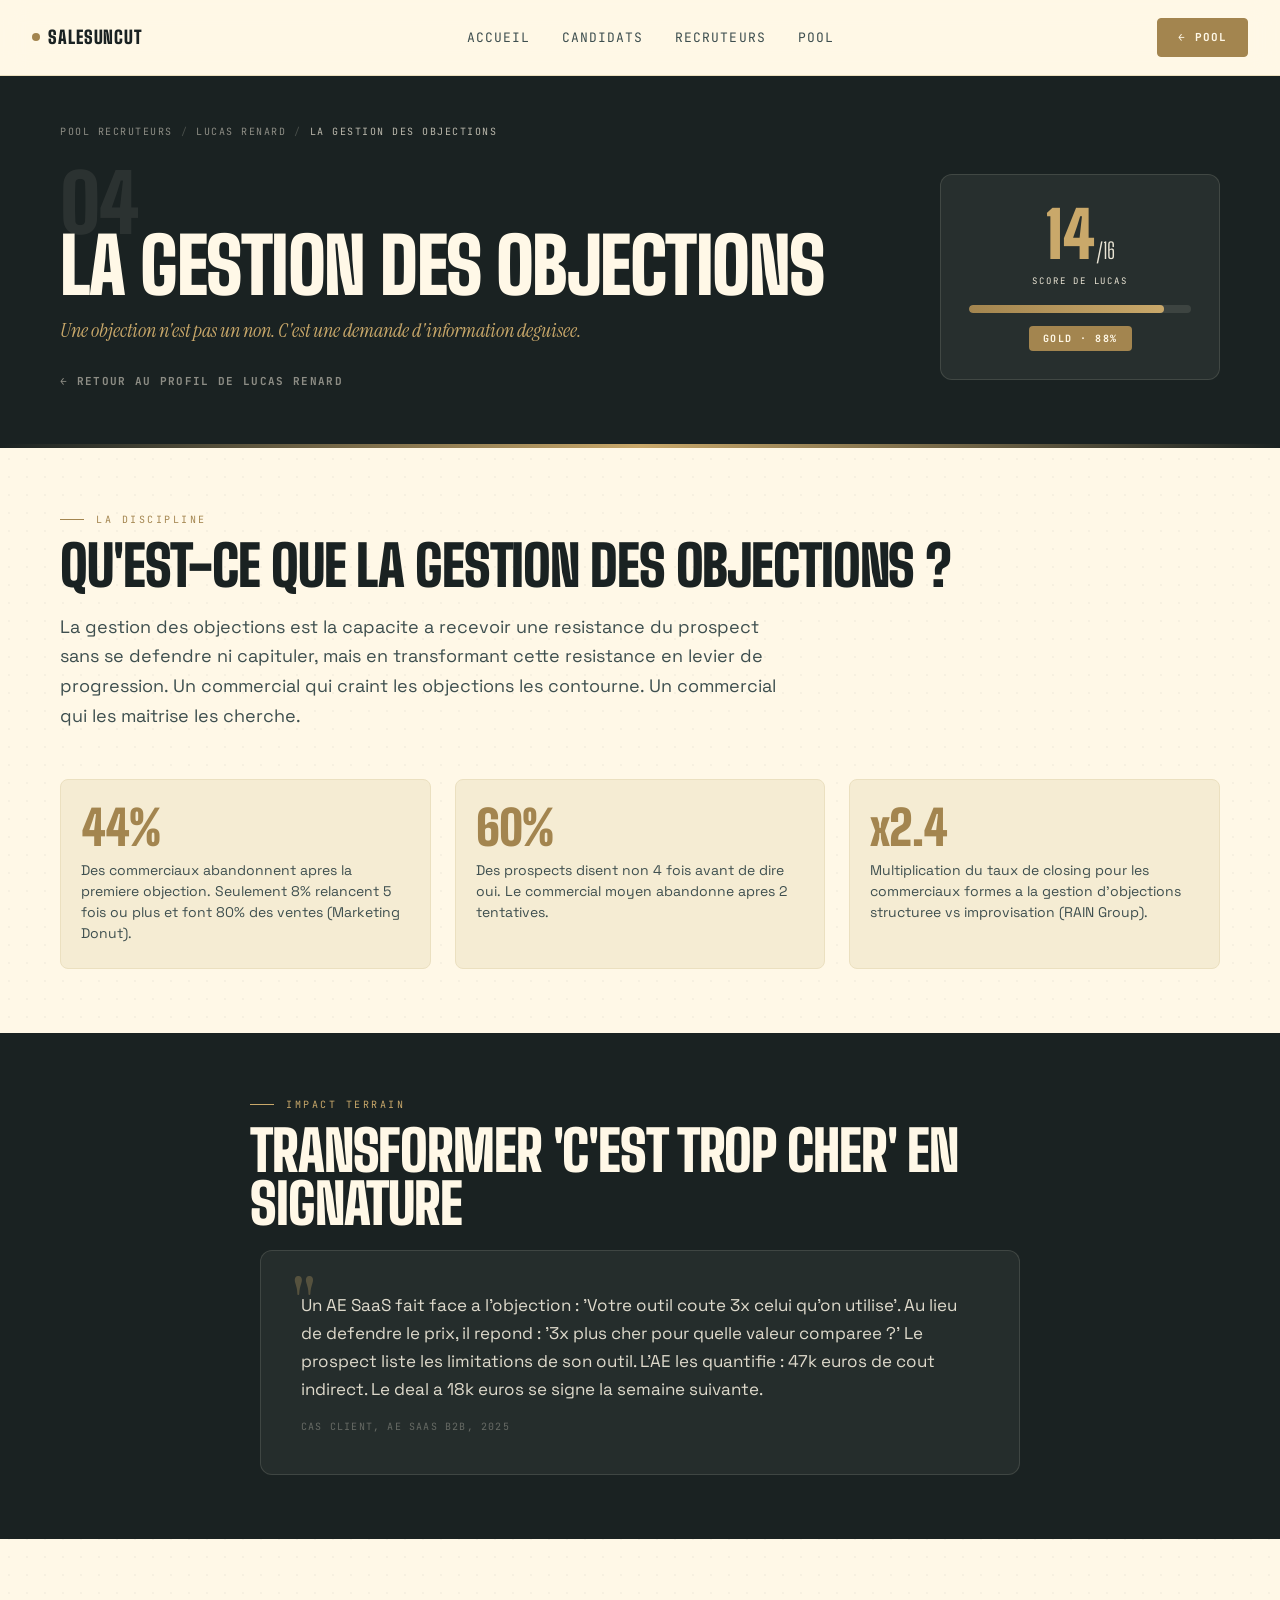
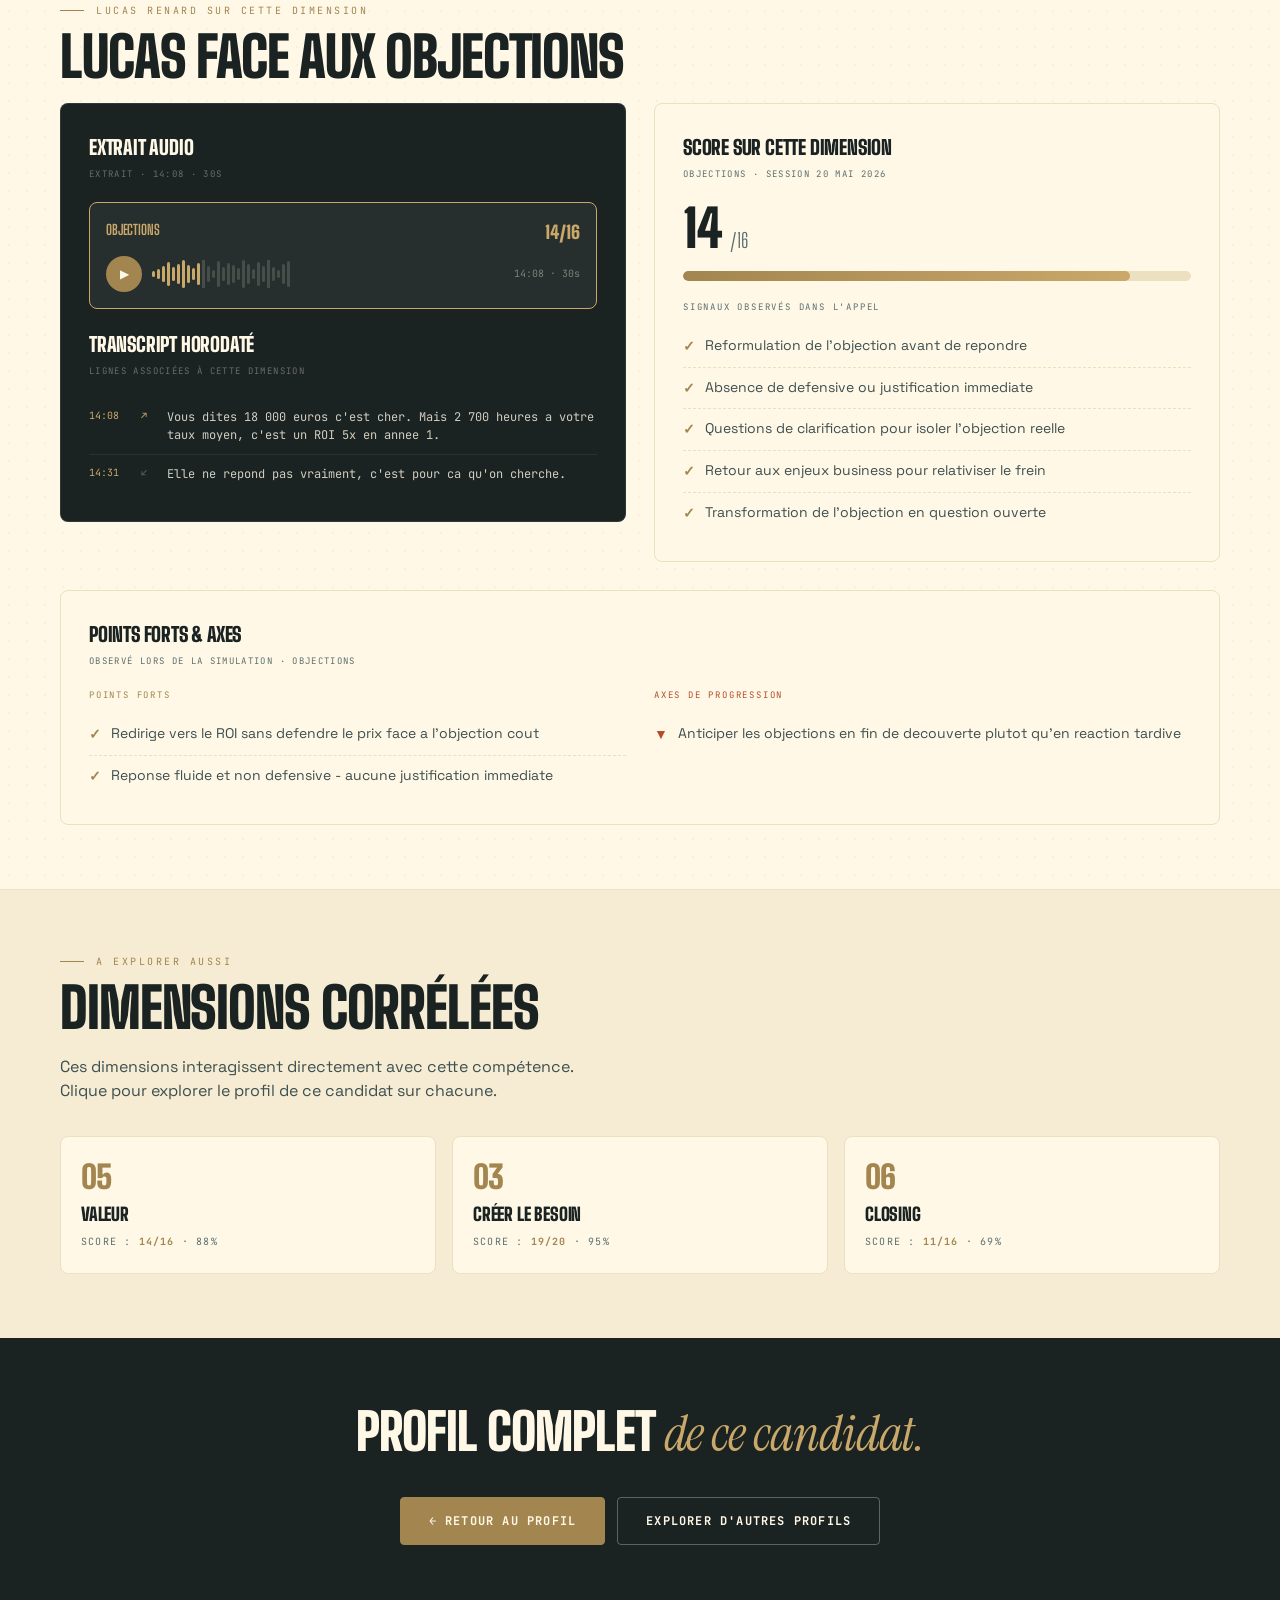
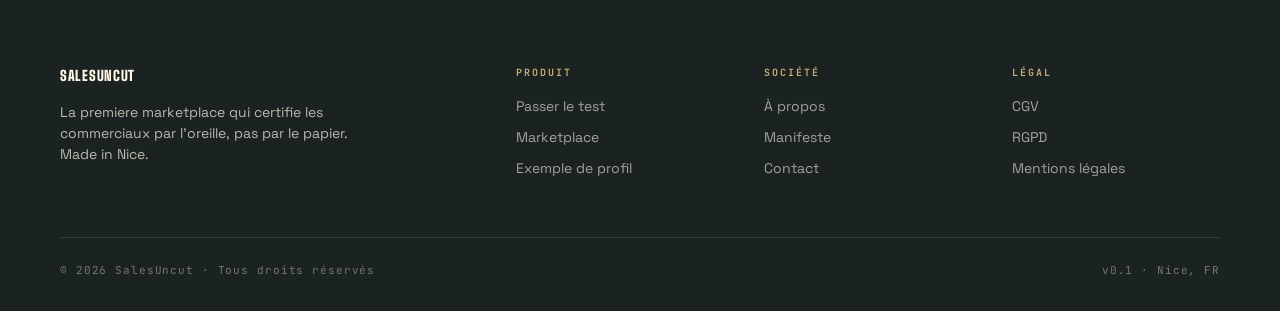
<file: dimension.html>
<!DOCTYPE html>
<html lang="fr">
<head>
  <meta charset="UTF-8">
  <meta name="viewport" content="width=device-width, initial-scale=1">
  <title>SalesUncut — Dimension</title>
  <link rel="stylesheet" href="style.css">
  <style>
    .dim-hero{background:var(--ink);color:var(--cream);padding:48px 0 56px;position:relative;overflow:hidden;}
    .dim-hero::after{content:'';position:absolute;bottom:0;left:0;right:0;height:4px;background:linear-gradient(90deg,transparent,var(--gold) 50%,transparent);}
    .dim-breadcrumb{font-family:var(--font-mono);font-size:10px;letter-spacing:.15em;text-transform:uppercase;color:rgba(255,248,231,.4);margin-bottom:24px;display:flex;align-items:center;gap:8px;flex-wrap:wrap;}
    .dim-breadcrumb a{color:rgba(255,248,231,.5);text-decoration:none;transition:color .2s;}
    .dim-breadcrumb a:hover{color:var(--gold);}
    .dim-breadcrumb span{color:rgba(255,248,231,.2);}
    .dim-hero-grid{display:grid;grid-template-columns:1fr 280px;gap:48px;align-items:center;}
    .dim-num{font-family:var(--font-display);font-weight:900;font-size:80px;color:rgba(255,248,231,.08);line-height:1;letter-spacing:-.04em;margin-bottom:-12px;}
    .dim-title{font-family:var(--font-display);font-weight:900;font-size:clamp(48px,6vw,80px);text-transform:uppercase;letter-spacing:-.02em;line-height:.9;color:var(--cream);margin-bottom:16px;}
    .dim-subtitle{font-family:var(--font-serif);font-style:italic;font-size:20px;color:var(--gold);line-height:1.4;margin-bottom:24px;}
    .dim-candidate-link{display:inline-flex;align-items:center;gap:8px;font-family:var(--font-mono);font-size:11px;font-weight:700;letter-spacing:.12em;text-transform:uppercase;color:rgba(255,248,231,.5);text-decoration:none;transition:color .2s;}
    .dim-candidate-link:hover{color:var(--gold);}
    .dim-score-card{background:rgba(255,248,231,.06);border:1.5px solid rgba(255,248,231,.12);border-radius:12px;padding:28px;text-align:center;}
    .dim-score-big{font-family:var(--font-display);font-weight:900;font-size:64px;line-height:1;color:var(--gold);letter-spacing:-.02em;white-space:nowrap;display:flex;align-items:baseline;justify-content:center;gap:2px;}
    .dim-score-max{font-size:22px;color:rgba(255,248,231,.9);font-weight:400;letter-spacing:0;}
    .dim-score-lbl{font-family:var(--font-mono);font-size:9px;letter-spacing:.2em;text-transform:uppercase;color:rgba(255,248,231,.9);margin:8px 0 16px;}
    .dim-score-bar-wrap{background:rgba(255,248,231,.1);border-radius:4px;height:8px;overflow:hidden;margin-bottom:12px;}
    .dim-score-bar-fill{height:100%;background:linear-gradient(90deg,var(--gold-deep),var(--gold));border-radius:4px;}
    .dim-level-badge{display:inline-block;font-family:var(--font-mono);font-size:10px;font-weight:700;letter-spacing:.15em;text-transform:uppercase;padding:5px 14px;border-radius:4px;background:var(--gold-deep);color:var(--cream);}
    .dim-section{padding:64px 0;}
    .dim-section-dark{background:var(--ink);color:var(--cream);}
    .dim-section-cream{background:var(--cream-2);border-top:1px solid var(--cream-3);}
    .dim-section-eyebrow{font-family:var(--font-mono);font-size:10px;letter-spacing:.25em;text-transform:uppercase;color:var(--gold-deep);margin-bottom:12px;display:flex;align-items:center;gap:12px;}
    .dim-section-eyebrow::before{content:'';width:24px;height:1px;background:var(--gold-deep);}
    .dim-section-dark .dim-section-eyebrow{color:var(--gold);}
    .dim-section-dark .dim-section-eyebrow::before{background:var(--gold);}
    .dim-section-h2{font-family:var(--font-display);font-weight:900;font-size:clamp(36px,4.5vw,56px);text-transform:uppercase;letter-spacing:-.02em;color:var(--ink);line-height:.95;margin-bottom:20px;}
    .dim-section-dark .dim-section-h2{color:var(--cream);}
    .dim-definition{font-size:18px;color:var(--teal-2);line-height:1.65;max-width:720px;margin-bottom:48px;}
    .dim-section-dark .dim-definition{color:rgba(255,248,231,.75);}
    .dim-stats-row{display:grid;grid-template-columns:repeat(3,1fr);gap:24px;}
    .dim-stat-box{background:var(--cream-2);border:1.5px solid var(--cream-3);border-radius:8px;padding:24px 20px;}
    .dim-stat-num{font-family:var(--font-display);font-weight:900;font-size:48px;color:var(--gold-deep);line-height:1;letter-spacing:-.02em;margin-bottom:8px;}
    .dim-stat-lbl{font-size:14px;color:var(--teal-2);line-height:1.5;}
    .dim-exemple-card{background:rgba(255,248,231,.05);border:1.5px solid rgba(255,248,231,.12);border-radius:12px;padding:40px;max-width:760px;margin:0 auto;position:relative;}
    .dim-exemple-card::before{content:'"';position:absolute;top:16px;left:28px;font-family:var(--font-serif);font-size:80px;color:var(--gold);opacity:.3;line-height:1;}
    .dim-exemple-titre{font-family:var(--font-display);font-weight:900;font-size:22px;text-transform:uppercase;letter-spacing:-.01em;color:var(--gold);margin-bottom:16px;}
    .dim-exemple-texte{font-size:17px;color:rgba(255,248,231,.85);line-height:1.65;margin-bottom:16px;}
    .dim-exemple-source{font-family:var(--font-mono);font-size:10px;letter-spacing:.12em;text-transform:uppercase;color:rgba(255,248,231,.3);}
    .dim-candidate-grid{display:grid;grid-template-columns:1fr 1fr;gap:28px;align-items:start;}
    .dim-panel{background:var(--cream);border:1.5px solid var(--cream-3);border-radius:8px;padding:28px;}
    .dim-panel-dark{background:var(--ink);border-color:rgba(255,248,231,.1);}
    .dim-panel-title{font-family:var(--font-display);font-weight:900;font-size:20px;text-transform:uppercase;letter-spacing:-.01em;color:var(--ink);margin-bottom:6px;}
    .dim-panel-dark .dim-panel-title{color:var(--cream);}
    .dim-panel-sub{font-family:var(--font-mono);font-size:9px;letter-spacing:.15em;text-transform:uppercase;color:var(--teal-3);margin-bottom:20px;}
    .dim-panel-dark .dim-panel-sub{color:rgba(255,248,231,.35);}
    .dim-audio-card{background:rgba(255,248,231,.06);border:1.5px solid var(--gold);border-radius:8px;padding:16px;margin-bottom:16px;}
    .dim-audio-header{display:flex;justify-content:space-between;align-items:flex-start;margin-bottom:10px;}
    .dim-audio-label{font-family:var(--font-display);font-weight:700;font-size:14px;text-transform:uppercase;letter-spacing:-.01em;color:var(--gold);}
    .dim-audio-score{font-family:var(--font-display);font-weight:900;font-size:18px;color:var(--gold);}
    .dim-audio-player{display:flex;align-items:center;gap:10px;}
    .dim-play-btn{width:36px;height:36px;border-radius:50%;background:var(--gold-deep);color:var(--cream);border:none;cursor:pointer;font-size:12px;display:flex;align-items:center;justify-content:center;flex-shrink:0;transition:all .2s;}
    .dim-play-btn:hover:not(:disabled){background:var(--gold-glow);transform:scale(1.08);}
    .dim-play-btn:disabled{opacity:.35;cursor:default;font-size:8px;}
    .dim-waveform{flex:1;display:flex;align-items:center;gap:2px;height:28px;overflow:hidden;}
    .dim-waveform-bar{flex-shrink:0;width:3px;border-radius:2px;background:rgba(255,248,231,.15);}
    .dim-waveform-bar.active{background:var(--gold);}
    .dim-audio-ts{font-family:var(--font-mono);font-size:10px;color:rgba(255,248,231,.4);white-space:nowrap;}
    .dim-tr-grid{display:grid;grid-template-columns:44px 18px 1fr;gap:8px;align-items:start;padding:10px 0;border-bottom:1px solid rgba(255,248,231,.07);}
    .dim-tr-grid:last-child{border-bottom:none;}
    .dim-tr-ts{font-family:var(--font-mono);font-size:10px;color:var(--gold);}
    .dim-tr-who{font-family:var(--font-mono);font-size:10px;color:rgba(255,248,231,.3);}
    .dim-tr-who.cand{color:var(--gold);}
    .dim-tr-text{font-family:var(--font-mono);font-size:12px;line-height:1.5;color:rgba(255,248,231,.8);}
    .dim-tr-empty{text-align:center;padding:24px;font-family:var(--font-mono);font-size:10px;letter-spacing:.15em;text-transform:uppercase;color:rgba(255,248,231,.25);}
    .dim-score-row{display:flex;align-items:baseline;gap:8px;margin-bottom:16px;}
    .dim-score-big2{font-family:var(--font-display);font-weight:900;font-size:52px;color:var(--ink);line-height:1;letter-spacing:-.02em;}
    .dim-score-max2{font-family:var(--font-display);font-size:20px;color:var(--teal-3);font-weight:400;}
    .dim-score-track{height:10px;background:var(--cream-3);border-radius:5px;overflow:hidden;margin-bottom:20px;}
    .dim-score-track-fill{height:100%;background:linear-gradient(90deg,var(--gold-deep),var(--gold));border-radius:5px;}
    .dim-signals-title{font-family:var(--font-mono);font-size:9px;letter-spacing:.2em;text-transform:uppercase;color:var(--teal-3);margin-bottom:12px;margin-top:4px;}
    .dim-signal{display:flex;align-items:flex-start;gap:10px;padding:10px 0;border-bottom:1px dashed var(--cream-3);font-size:14px;color:var(--teal-2);line-height:1.4;}
    .dim-signal:last-child{border-bottom:none;}
    .dim-signal-tick{color:var(--gold-deep);font-weight:700;flex-shrink:0;margin-top:1px;}
    .dim-weak{display:flex;align-items:flex-start;gap:10px;padding:10px 0;border-bottom:1px dashed var(--cream-3);font-size:14px;color:var(--teal-2);line-height:1.4;}
    .dim-weak:last-child{border-bottom:none;}
    .dim-weak-arrow{color:var(--rust);font-weight:700;flex-shrink:0;margin-top:1px;}
    .sw-panel-fullwidth{margin-top:28px;background:var(--cream);border:1.5px solid var(--cream-3);border-radius:8px;padding:28px;}
    .sw-two-col{display:grid;grid-template-columns:1fr 1fr;gap:28px;}
    .sw-col-title{font-family:var(--font-mono);font-size:9px;letter-spacing:.2em;text-transform:uppercase;margin-bottom:12px;}
    .sw-col-title.strengths{color:var(--gold-deep);}
    .sw-col-title.weaknesses{color:var(--rust);}
    .dim-corr-grid{display:grid;grid-template-columns:repeat(3,1fr);gap:16px;}
    .dim-corr-card{background:var(--cream);border:1.5px solid var(--cream-3);border-radius:8px;padding:24px 20px;text-decoration:none;color:var(--ink);transition:all .25s;display:block;}
    .dim-corr-card:hover{border-color:var(--gold);transform:translateY(-3px);box-shadow:0 8px 24px rgba(201,168,106,.12);}
    .dim-corr-num{font-family:var(--font-display);font-weight:900;font-size:32px;color:var(--gold-deep);line-height:1;margin-bottom:8px;letter-spacing:-.02em;}
    .dim-corr-label{font-family:var(--font-display);font-weight:900;font-size:18px;text-transform:uppercase;letter-spacing:-.01em;margin-bottom:6px;}
    .dim-corr-score{font-family:var(--font-mono);font-size:10px;letter-spacing:.12em;text-transform:uppercase;color:var(--teal-3);}
    .dim-corr-score strong{color:var(--gold-deep);}
    .dim-back{background:var(--ink);color:var(--cream);padding:56px 0;text-align:center;}
    .dim-back h2{font-family:var(--font-display);font-weight:900;font-size:clamp(36px,4vw,52px);text-transform:uppercase;letter-spacing:-.02em;color:var(--cream);margin-bottom:24px;}
    .dim-back h2 .accent{color:var(--gold);font-family:var(--font-serif);font-style:italic;text-transform:none;font-weight:400;}
    .dim-back-btns{display:flex;gap:12px;justify-content:center;flex-wrap:wrap;}
    .mini-player-sticky{position:fixed;bottom:24px;right:24px;background:var(--ink);border:1.5px solid var(--gold);border-radius:10px;padding:14px 16px;display:flex;align-items:center;gap:14px;z-index:200;min-width:260px;max-width:340px;box-shadow:0 8px 32px -8px rgba(26,34,34,.65);animation:mpSlideUp .3s cubic-bezier(.22,1,.36,1);}
    @keyframes mpSlideUp{from{transform:translateY(20px);opacity:0}to{transform:translateY(0);opacity:1}}
    .mp-info{flex:1;min-width:0;}
    .mp-name{font-family:var(--font-display);font-weight:900;font-size:13px;text-transform:uppercase;letter-spacing:-.01em;color:var(--cream);white-space:nowrap;overflow:hidden;text-overflow:ellipsis;}
    .mp-dim{font-family:var(--font-mono);font-size:9px;letter-spacing:.1em;text-transform:uppercase;color:var(--gold);margin-top:2px;}
    .mp-bar-wrap{display:flex;align-items:center;gap:6px;margin-top:6px;}
    .mp-bar{flex:1;height:3px;background:rgba(255,248,231,.15);border-radius:2px;overflow:hidden;}
    .mp-fill{height:100%;background:var(--gold-deep);border-radius:2px;width:0;transition:width .5s linear;}
    .mp-time{font-family:var(--font-mono);font-size:9px;color:rgba(255,248,231,.4);white-space:nowrap;}
    .mp-controls{display:flex;gap:4px;flex-shrink:0;}
    .mp-btn{width:28px;height:28px;border-radius:50%;border:none;cursor:pointer;background:rgba(255,248,231,.1);color:var(--cream);font-size:11px;display:flex;align-items:center;justify-content:center;transition:background .2s;}
    .mp-btn:hover{background:rgba(255,248,231,.2);}
    @media(max-width:900px){.dim-hero-grid{grid-template-columns:1fr;gap:32px;}.dim-score-card{max-width:280px;}.dim-stats-row{grid-template-columns:1fr;gap:14px;}.dim-candidate-grid{grid-template-columns:1fr;}.dim-corr-grid{grid-template-columns:1fr 1fr;gap:12px;}.dim-section{padding:48px 0;}.dim-stat-num{font-size:36px;}.sw-two-col{grid-template-columns:1fr;}}
    @media(max-width:560px){.dim-corr-grid{grid-template-columns:1fr;}.dim-score-big{font-size:52px;}.mini-player-sticky{bottom:12px;right:12px;left:12px;min-width:0;max-width:none;}}
  </style>
</head>
<body class="page-enter">
  <nav class="nav" id="main-nav">
    <a class="nav-logo" href="index.html"><span class="dot"></span>SalesUncut</a>
    <div class="nav-links"><a href="index.html">Accueil</a><a href="candidat.html">Candidats</a><a href="marketplace.html">Recruteurs</a><a href="marketplace.html">Pool</a></div>
    <a href="marketplace.html" class="btn sm gold">← Pool</a>
  </nav>
  <div class="dim-hero"><div class="container">
    <div class="dim-breadcrumb" id="breadcrumb"></div>
    <div class="dim-hero-grid">
      <div><div class="dim-num" id="dim-num"></div><h1 class="dim-title" id="dim-title"></h1><p class="dim-subtitle" id="dim-subtitle"></p><a class="dim-candidate-link" id="dim-back-link" href="#">&#8592; Retour au profil complet</a></div>
      <div class="dim-score-card" id="dim-score-card"></div>
    </div>
  </div></div>
  <section class="dim-section"><div class="container">
    <div class="dim-section-eyebrow">La discipline</div>
    <h2 class="dim-section-h2" id="def-h2"></h2>
    <p class="dim-definition" id="dim-definition"></p>
    <div class="dim-stats-row" id="dim-stats"></div>
  </div></section>
  <section class="dim-section dim-section-dark"><div class="container" style="max-width:860px">
    <div class="dim-section-eyebrow">Impact terrain</div>
    <h2 class="dim-section-h2" id="ex-titre"></h2>
    <div class="dim-exemple-card"><p class="dim-exemple-texte" id="ex-texte"></p><div class="dim-exemple-source" id="ex-source"></div></div>
  </div></section>
  <section class="dim-section"><div class="container">
    <div class="dim-section-eyebrow" id="cand-eyebrow">Sur cette dimension</div>
    <h2 class="dim-section-h2" id="cand-h2"></h2>
    <div class="dim-candidate-grid">
      <div class="dim-panel dim-panel-dark">
        <div class="dim-panel-title">Extrait audio</div>
        <div class="dim-panel-sub" id="audio-sub"></div>
        <div class="dim-audio-card" id="dim-audio-card"></div>
        <div style="margin-top:20px"><div class="dim-panel-title">Transcript horodaté</div><div class="dim-panel-sub">Lignes associées à cette dimension</div><div id="dim-transcript"></div></div>
      </div>
      <div class="dim-panel" id="score-panel">
        <div class="dim-panel-title">Score sur cette dimension</div>
        <div class="dim-panel-sub" id="score-sub"></div>
        <div class="dim-score-row" id="score-row"></div>
        <div class="dim-score-track"><div class="dim-score-track-fill" id="score-fill"></div></div>
        <div class="dim-signals-title">Signaux observés dans l'appel</div>
        <div id="dim-signals"></div>
      </div>
    </div>
    <div class="sw-panel-fullwidth" id="sw-panel"></div>
  </div></section>
  <section class="dim-section dim-section-cream"><div class="container">
    <div class="dim-section-eyebrow">A explorer aussi</div>
    <h2 class="dim-section-h2">Dimensions corrélées</h2>
    <p style="color:var(--teal-2);font-size:16px;max-width:560px;margin-bottom:32px;line-height:1.55">Ces dimensions interagissent directement avec cette compétence. Clique pour explorer le profil de ce candidat sur chacune.</p>
    <div class="dim-corr-grid" id="dim-corr"></div>
  </div></section>
  <div class="dim-back"><div class="container">
    <h2>Profil complet <span class="accent">de ce candidat.</span></h2>
    <div class="dim-back-btns"><a id="cta-back" href="#" class="btn gold">&#8592; Retour au profil</a><a href="marketplace.html" class="btn secondary" style="color:var(--cream);border:1.5px solid rgba(255,248,231,.3);background:transparent">Explorer d'autres profils</a></div>
  </div></div>
  <div id="site-footer"></div>
  <div id="mini-player" style="display:none" class="mini-player-sticky">
    <div class="mp-info"><div class="mp-name" id="mp-name">—</div><div class="mp-dim" id="mp-dim">—</div><div class="mp-bar-wrap"><div class="mp-bar"><div class="mp-fill" id="mp-fill"></div></div><div class="mp-time" id="mp-time">0:00</div></div></div>
    <div class="mp-controls"><button class="mp-btn" id="mp-playpause">&#9208;</button><button class="mp-btn" id="mp-close">&#10005;</button></div>
  </div>
  <script src="data.js"></script>
  <script src="data-dim-sw.js"></script>
  <script src="components.js"></script>
  <script>
    var params=new URLSearchParams(window.location.search);
    var dimKey=params.get('dim')||'objections';
    var cid=params.get('id')||'c001';
    var c=SU_DATA.candidates.find(function(x){return x.id===cid;})||SU_DATA.candidates[0];
    var dc=SU_DATA.dimensionContent[dimKey];
    var dim=SU_DATA.dimensions.find(function(d){return d.key===dimKey;});
    var fam=SU_DATA.getFamilyById(c.family);
    var level=c.level||SU_DATA.getLevel(c.score);
    var score=(c.stats&&c.stats[dimKey])||0;
    var pct=dim?Math.round(score/dim.max*100):0;
    var name=c.anonymous?'Anonyme':c.name;
    var firstName=name.split(' ')[0];
    if(!dc||!dim){document.querySelector('.dim-hero').innerHTML='<div class="container" style="text-align:center;padding:40px 0"><h2 style="color:var(--cream)">Dimension introuvable.</h2><a href="marketplace.html" style="color:var(--gold)">Retour au pool</a></div>';}
    document.getElementById('breadcrumb').innerHTML='<a href="marketplace.html">Pool recruteurs</a><span>/</span><a href="profil.html?id='+cid+'">'+name+'</a><span>/</span><span style="color:rgba(255,248,231,.7)">'+(dc?dc.headline:dimKey)+'</span>';
    if(dc&&dim){
      document.getElementById('dim-num').textContent=dc.icon;
      document.getElementById('dim-title').textContent=dc.headline;
      document.getElementById('dim-subtitle').textContent=dc.subtitle;
      document.getElementById('dim-back-link').href='profil.html?id='+cid;
      document.getElementById('dim-back-link').textContent='← Retour au profil de '+name;
      document.getElementById('dim-score-card').innerHTML='<div class="dim-score-big"><span>'+score+'</span><span class="dim-score-max">/'+dim.max+'</span></div><div class="dim-score-lbl">Score de '+firstName+'</div><div class="dim-score-bar-wrap"><div class="dim-score-bar-fill" style="width:'+pct+'%"></div></div><div class="dim-level-badge">'+level.toUpperCase()+' · '+pct+'%</div>';
      document.getElementById('def-h2').textContent="Qu'est-ce que "+dc.headline.toLowerCase()+" ?";
      document.getElementById('dim-definition').textContent=dc.definition;
      document.getElementById('dim-stats').innerHTML=dc.stats.map(function(s){return'<div class="dim-stat-box"><div class="dim-stat-num">'+s.num+'</div><div class="dim-stat-lbl">'+s.label+'</div></div>';}).join('');
      document.getElementById('ex-titre').textContent=dc.exemple.titre;
      document.getElementById('ex-texte').textContent=dc.exemple.texte;
      document.getElementById('ex-source').textContent=dc.exemple.source;
      document.getElementById('cand-eyebrow').textContent=name+' sur cette dimension';
      document.getElementById('cand-h2').textContent=(c.anonymous?'Ce profil':firstName)+' face aux '+dim.label.toLowerCase();
      var moments=SU_DATA.getAudioMoments(cid);
      var moment=moments.find(function(m){return m.key===dimKey;})||moments[0];
      document.getElementById('audio-sub').textContent='Extrait · '+moment.ts+' · '+moment.dur;
      var wH=[3,5,8,12,7,10,14,9,6,11,15,8,4,13,7,11,9,6,14,10,5,12,8,15,7,4,10,13,6,9];
      var waveBars=wH.slice(0,28).map(function(v,i){return'<div class="dim-waveform-bar'+(i<10?' active':'')+' " style="height:'+(v*2)+'px"></div>';}).join('');
      document.getElementById('dim-audio-card').innerHTML='<div class="dim-audio-header"><div class="dim-audio-label">'+dim.label+'</div><div class="dim-audio-score">'+score+'/'+dim.max+'</div></div><div class="dim-audio-player"><button class="dim-play-btn" id="dim-play-btn">&#9654;</button><div class="dim-waveform">'+waveBars+'</div><div class="dim-audio-ts">'+moment.ts+' · '+moment.dur+'</div></div>';
      var currentAudio=null;
      var mpEl=document.getElementById('mini-player');
      var mpName=document.getElementById('mp-name');
      var mpDimEl=document.getElementById('mp-dim');
      var mpFill=document.getElementById('mp-fill');
      var mpTimeEl=document.getElementById('mp-time');
      var mpBtn=document.getElementById('mp-playpause');
      function fmtTime(s){var m=Math.floor(s/60);return m+':'+String(Math.floor(s)%60).padStart(2,'0');}
      var playBtn=document.getElementById('dim-play-btn');
      var audioUrl='/audio/'+cid+'_'+dimKey+'.mp3';
      playBtn.addEventListener('click',function(){
        if(playBtn.disabled)return;
        if(currentAudio){currentAudio.pause();currentAudio.currentTime=0;currentAudio=null;}
        var audio=new Audio(audioUrl);
        audio.addEventListener('error',function(){playBtn.disabled=true;playBtn.innerHTML='<span style="font-size:8px;letter-spacing:.04em">BIENTÔT</span>';playBtn.title='Disponible prochainement';},{once:true});
        audio.addEventListener('playing',function(){currentAudio=audio;playBtn.innerHTML='&#9208;';mpName.textContent=name;mpDimEl.textContent=dim.label+' · '+moment.ts;mpFill.style.width='0%';mpTimeEl.textContent='0:00';mpBtn.innerHTML='&#9208;';mpEl.style.display='flex';audio.ontimeupdate=function(){if(!audio.duration)return;mpFill.style.width=(audio.currentTime/audio.duration*100).toFixed(1)+'%';mpTimeEl.textContent=fmtTime(audio.currentTime);};audio.onended=function(){mpBtn.innerHTML='&#9654;';playBtn.innerHTML='&#9654;';currentAudio=null;};},{once:true});
        audio.play().catch(function(){});
      });
      mpBtn.addEventListener('click',function(){if(!currentAudio)return;if(currentAudio.paused){currentAudio.play();mpBtn.innerHTML='&#9208;';}else{currentAudio.pause();mpBtn.innerHTML='&#9654;';}});
      document.getElementById('mp-close').addEventListener('click',function(){if(currentAudio){currentAudio.pause();currentAudio.currentTime=0;currentAudio=null;}mpEl.style.display='none';playBtn.innerHTML='&#9654;';});
      var lines=SU_DATA.getTranscriptLines(cid,dimKey);
      if(!lines||!lines.length)lines=SU_DATA.getTranscriptLines(cid,'decouverte');
      document.getElementById('dim-transcript').innerHTML=lines&&lines.length?lines.map(function(l){return'<div class="dim-tr-grid"><div class="dim-tr-ts">'+l.ts+'</div><div class="dim-tr-who '+(l.who==='L'?'cand':'')+'">'+(l.who==='L'?'\u2197':'\u2199')+'</div><div class="dim-tr-text">'+l.text+'</div></div>';}).join(''):'<div class="dim-tr-empty">Transcript complet disponible sur abonnement recruteur</div>';
      document.getElementById('score-sub').textContent=dim.label+' · Session '+new Date(c.date).toLocaleDateString('fr-FR',{day:'2-digit',month:'long'})+' 2026';
      document.getElementById('score-row').innerHTML='<div class="dim-score-big2">'+score+'</div><div class="dim-score-max2">/'+dim.max+'</div>';
      document.getElementById('score-fill').style.width=pct+'%';
      document.getElementById('dim-signals').innerHTML=dc.signals.map(function(s){return'<div class="dim-signal"><span class="dim-signal-tick">✓</span>'+s+'</div>';}).join('');
      var dsw=SU_DATA.dimStrengthsWeaknesses&&SU_DATA.dimStrengthsWeaknesses[cid]&&SU_DATA.dimStrengthsWeaknesses[cid][dimKey];
      var shownStrengths=dsw?dsw.s:(c.strengths||[]).slice(0,2);
      var shownWeaknesses=dsw?dsw.w:(c.weaknesses||[]).slice(0,2);
      document.getElementById('sw-panel').innerHTML=
        '<div class="dim-panel-title">Points forts &amp; axes</div>'
        +'<div class="dim-panel-sub">Observé lors de la simulation · '+dim.label+'</div>'
        +'<div class="sw-two-col">'
          +'<div>'
            +'<div class="sw-col-title strengths">Points forts</div>'
            +shownStrengths.map(function(s){return'<div class="dim-signal"><span class="dim-signal-tick">✓</span>'+s+'</div>';}).join('')
          +'</div>'
          +'<div>'
            +'<div class="sw-col-title weaknesses">Axes de progression</div>'
            +shownWeaknesses.map(function(w){return'<div class="dim-weak"><span class="dim-weak-arrow">▼</span>'+w+'</div>';}).join('')
          +'</div>'
        +'</div>';
      document.getElementById('dim-corr').innerHTML=dc.correlations.map(function(key){var d2=SU_DATA.dimensions.find(function(d){return d.key===key;});var dc2=SU_DATA.dimensionContent[key];if(!d2||!dc2)return'';var s2=(c.stats&&c.stats[key])||0;var p2=Math.round(s2/d2.max*100);return'<a href="dimension.html?dim='+key+'&id='+cid+'" class="dim-corr-card"><div class="dim-corr-num">'+dc2.icon+'</div><div class="dim-corr-label">'+d2.label+'</div><div class="dim-corr-score">Score : <strong>'+s2+'/'+d2.max+'</strong> · '+p2+'%</div></a>';}).filter(Boolean).join('');
      document.getElementById('cta-back').href='profil.html?id='+cid;
      document.title='SalesUncut — '+dc.headline+' · '+name;
    }
  </script>
</body>
</html>
</file>
<file: style.css>
/* ============================================================
   SalesUncut — Design System
   Trading card / editorial luxe
   Palette : cream / teal / gold
   ============================================================ */

@import url('https://fonts.googleapis.com/css2?family=Big+Shoulders+Display:wght@500;700;900&family=Instrument+Serif:ital@0;1&family=Space+Grotesk:wght@400;500;600;700&family=JetBrains+Mono:wght@400;500;700&display=swap');

/* ---------- Variables ---------- */
:root {
  --cream:      #fff8e7;
  --cream-2:    #f5ecd3;
  --cream-3:    #ebe0c0;
  --ink:        #1a2222;
  --teal:       #2d3a3a;
  --teal-2:     #3e4f4f;
  --teal-3:     #5c6f6f;
  --gold:       #c9a86a;
  --gold-deep:  #a3854f;
  --gold-glow:  #e6c97f;
  --rust:       #b34e2a;

  --bronze: #b08355;
  --silver: #b6c0c4;
  --golden: #d4a849;

  --shadow-card:    0 18px 40px -18px rgba(26,34,34,.45), 0 4px 12px -4px rgba(26,34,34,.18);
  --shadow-card-lg: 0 32px 80px -24px rgba(26,34,34,.55), 0 8px 20px -6px rgba(26,34,34,.25);

  --font-display: 'Big Shoulders Display', Impact, sans-serif;
  --font-serif:   'Instrument Serif', 'Times New Roman', serif;
  --font-sans:    'Space Grotesk', -apple-system, sans-serif;
  --font-mono:    'JetBrains Mono', ui-monospace, monospace;
}

/* ---------- Reset ---------- */
*, *::before, *::after { box-sizing: border-box; margin: 0; padding: 0; }

html, body {
  background: var(--cream);
  color: var(--ink);
  font-family: var(--font-sans);
  font-size: 16px;
  line-height: 1.5;
  -webkit-font-smoothing: antialiased;
  text-rendering: optimizeLegibility;
}

body {
  background-image: radial-gradient(rgba(45,58,58,.04) 1px, transparent 1px);
  background-size: 18px 18px;
  background-attachment: fixed;
  min-height: 100vh;
}

/* ---------- Typography ---------- */
.display     { font-family: var(--font-display); font-weight: 900; letter-spacing: -0.01em; line-height: .92; text-transform: uppercase; }
.serif       { font-family: var(--font-serif); font-weight: 400; }
.mono        { font-family: var(--font-mono); }
.italic-serif{ font-family: var(--font-serif); font-style: italic; }

h1 { font-family: var(--font-display); font-weight: 900; text-transform: uppercase; letter-spacing: -.02em; line-height: .9; }
h2 { font-family: var(--font-display); font-weight: 900; text-transform: uppercase; letter-spacing: -.01em; }
h3 { font-family: var(--font-display); font-weight: 700; text-transform: uppercase; letter-spacing: -.01em; }

.eyebrow {
  font-family: var(--font-mono);
  font-size: 11px;
  letter-spacing: .2em;
  text-transform: uppercase;
  color: var(--gold-deep);
  display: inline-flex;
  align-items: center;
  gap: 8px;
}
.eyebrow::before { content: ''; width: 24px; height: 1px; background: var(--gold-deep); }

/* ---------- Navigation ---------- */
.nav {
  position: sticky; top: 0; z-index: 50;
  background: rgba(255,248,231,.92);
  backdrop-filter: blur(12px);
  border-bottom: 1px solid var(--cream-3);
  padding: 18px 32px;
  display: flex; align-items: center; justify-content: space-between;
  gap: 12px;
}
.nav-logo {
  font-family: var(--font-display);
  font-weight: 900;
  font-size: 18px;
  text-decoration: none;
  color: var(--ink);
  text-transform: uppercase;
  letter-spacing: .05em;
  display: flex; align-items: center; gap: 8px;
}
.nav-logo .dot { width: 8px; height: 8px; background: var(--gold-deep); border-radius: 50%; }
.nav-links { display: flex; gap: 32px; }
.nav-links a { font-size: 13px; font-family: var(--font-mono); letter-spacing: .08em; text-transform: uppercase; text-decoration: none; color: var(--teal-2); transition: color .2s; }
.nav-links a:hover, .nav-links a.active { color: var(--ink); }

/* ---------- Mobile menu (hamburger + drawer) ---------- */
.nav-burger {
  display: none;
  flex-direction: column;
  justify-content: center;
  align-items: center;
  gap: 5px;
  width: 40px; height: 40px;
  background: none;
  border: none;
  cursor: pointer;
  padding: 8px;
  flex-shrink: 0;
}
.nav-burger span {
  display: block;
  width: 22px;
  height: 2px;
  background: var(--ink);
  border-radius: 1px;
  transition: transform .25s, opacity .25s;
}

/* Drawer — display none/flex + animation (plus robuste que visibility+transform sur mobile) */
.nav-drawer {
  position: fixed;
  top: 0; left: 0;
  width: 100%;
  height: 100vh;
  height: 100dvh;
  z-index: 1000;
  background: rgba(26,34,34,.55);
  -webkit-backdrop-filter: blur(8px);
  backdrop-filter: blur(8px);
  display: none;
  justify-content: flex-end;
  align-items: stretch;
}
.nav-drawer.open {
  display: flex;
  animation: navDrawerFadeIn .25s ease-out;
}
.nav-drawer-inner {
  width: min(360px, 86vw);
  height: 100%;
  background: var(--cream);
  padding: 24px 28px 32px;
  display: flex;
  flex-direction: column;
  overflow-y: auto;
  position: relative;
  z-index: 2;
  -webkit-overflow-scrolling: touch;
  box-shadow: -16px 0 40px -8px rgba(26,34,34,.35);
  animation: navDrawerSlideIn .35s cubic-bezier(.22,1,.36,1);
}
@keyframes navDrawerFadeIn { from { opacity: 0 } to { opacity: 1 } }
@keyframes navDrawerSlideIn {
  from { transform: translateX(100%); }
  to   { transform: translateX(0); }
}

.nav-drawer-close {
  position: absolute; top: 12px; right: 16px;
  background: none; border: none;
  font-size: 34px; color: var(--gold-deep);
  cursor: pointer;
  font-family: var(--font-display);
  font-weight: 400;
  line-height: 1;
  padding: 6px 12px;
  transition: color .2s, transform .2s;
  z-index: 3;
}
.nav-drawer-close:hover { color: var(--ink); transform: rotate(90deg); }
.nav-drawer-logo {
  font-family: var(--font-display);
  font-weight: 900;
  font-size: 18px;
  text-decoration: none;
  color: var(--ink);
  text-transform: uppercase;
  letter-spacing: .05em;
  display: flex; align-items: center; gap: 8px;
  margin-bottom: 36px;
  margin-top: 4px;
}
.nav-drawer-logo .dot { width: 8px; height: 8px; background: var(--gold-deep); border-radius: 50%; }
.nav-drawer-links {
  display: flex;
  flex-direction: column;
  gap: 0;
  flex: 1;
}
.nav-drawer-links a {
  font-family: var(--font-display);
  font-weight: 900;
  font-size: 26px;
  text-transform: uppercase;
  letter-spacing: -.01em;
  color: var(--ink);
  text-decoration: none;
  padding: 16px 0;
  border-bottom: 1px solid var(--cream-3);
  transition: color .2s, padding-left .25s ease;
  line-height: 1.1;
  display: flex; align-items: center; justify-content: space-between;
}
.nav-drawer-links a::after { content: '→'; color: var(--gold-deep); opacity: 0; transition: opacity .25s, transform .25s; transform: translateX(-8px); font-size: 20px; }
.nav-drawer-links a:hover,
.nav-drawer-links a.active { color: var(--gold-deep); padding-left: 6px; }
.nav-drawer-links a:hover::after,
.nav-drawer-links a.active::after { opacity: 1; transform: translateX(0); }
.nav-drawer-cta {
  padding-top: 24px;
  margin-top: 16px;
  border-top: 1px solid var(--cream-3);
}
.nav-drawer-cta .btn { width: 100%; justify-content: center; }

/* Empêche le scroll du body quand drawer ouvert */
body.nav-locked { overflow: hidden; }

/* ---------- Buttons ---------- */
.btn {
  display: inline-flex; align-items: center; gap: 8px;
  font-family: var(--font-mono); font-size: 12px; font-weight: 700;
  letter-spacing: .1em; text-transform: uppercase;
  text-decoration: none; padding: 14px 28px;
  border: 1.5px solid transparent; border-radius: 4px;
  cursor: pointer; transition: all .2s; white-space: nowrap;
}
.btn.gold { background: var(--gold-deep); color: var(--cream); border-color: var(--gold-deep); }
.btn.gold:hover { background: var(--ink); border-color: var(--ink); }
.btn.outline { background: transparent; color: var(--ink); border-color: var(--ink); }
.btn.outline:hover { background: var(--ink); color: var(--cream); }
.btn.sm { padding: 10px 20px; font-size: 11px; }

/* ---------- Container & Sections ---------- */
.container { max-width: 1240px; margin: 0 auto; padding: 0 40px; }

/* Hero élargi (acté 02/09/2026) — gabarit uniquement, s'applique en plus
   du container de base ci-dessus. Le reste des blocs de chaque page garde
   1240px. Sélecteurs : .hero (index.html) · .cand-hero (candidat.html) ·
   .rec-hero (pour-recruteurs.html). */
.hero .container,
.cand-hero .container,
.rec-hero .container {
  max-width: 1440px;
}

.section { padding: 80px 0; }
.section-title { margin-bottom: 48px; }
.section-header { display: flex; justify-content: space-between; align-items: flex-end; margin-bottom: 40px; }

/* Bande claire pleine largeur (gabarit acté 02/09/2026) — casse la monotonie des blocs
   posés à plat sur le fond de page ; le container intérieur reste à 1240px comme partout
   ailleurs, seul le fond de la section va bord à bord. */
.section.tint {
  background: var(--cream-2);
  border-top: 1px solid var(--cream-3);
  border-bottom: 1px solid var(--cream-3);
}

/* ---------- Hero nav hint ---------- */
.hero-nav-hint {
  font-family: var(--font-mono);
  font-size: 11px;
  letter-spacing: .15em;
  text-transform: uppercase;
  color: var(--teal-3);
  margin-bottom: 20px;
}

/* ---------- Marquee — dark version ---------- */
.marquee {
  overflow: hidden;
  background: var(--ink);
  padding: 16px 0;
}
.marquee-track {
  display: flex;
  gap: 48px;
  width: max-content;
  animation: marquee 28s linear infinite;
  align-items: center;
}
.marquee-track span {
  font-family: var(--font-display);
  font-size: 14px;
  font-weight: 700;
  letter-spacing: .12em;
  text-transform: uppercase;
  color: var(--cream);
  white-space: nowrap;
}
.marquee-track .gold-text {
  color: var(--golden);
  font-size: 16px;
  line-height: 1;
}
@keyframes marquee { from { transform: translateX(0) } to { transform: translateX(-50%) } }

/* Marquee — variante claire (rythme secondaire, même gabarit que la version sombre) */
.marquee.alt {
  background: var(--cream-3);
  border-top: 1px solid var(--ink);
  border-bottom: 1px solid var(--ink);
}
.marquee.alt .marquee-track span { color: var(--ink); }
.marquee.alt .marquee-track .gold-text { color: var(--gold-deep); }

/* ---------- Trading Card ---------- */
.tcard {
  width: 220px; max-width: 100%; background: var(--cream-2);
  border: 1.5px solid var(--ink); border-radius: 12px;
  box-shadow: var(--shadow-card); cursor: pointer;
  transition: transform .3s cubic-bezier(.22,1,.36,1), box-shadow .3s;
  position: relative; overflow: hidden; user-select: none;
  flex-shrink: 0;
}
.tcard:hover { transform: translateY(-6px) scale(1.02); box-shadow: var(--shadow-card-lg); }
.tcard.gold { border-color: var(--golden); background: linear-gradient(160deg, #fdf6e3 0%, #f5ead0 100%); }
.tcard.silver { border-color: var(--silver); }
.tcard.bronze { border-color: var(--bronze); }
.tcard .holo { position: absolute; inset: 0; background: linear-gradient(135deg, rgba(255,255,255,.08) 0%, transparent 60%); pointer-events: none; }
.tcard-inner { padding: 14px; }
.tcard-header { display: flex; justify-content: space-between; align-items: flex-start; margin-bottom: 10px; }
.tcard-name { font-family: var(--font-display); font-weight: 900; font-size: 15px; text-transform: uppercase; letter-spacing: -.01em; line-height: 1.1; }
.tcard-handle { font-family: var(--font-mono); font-size: 9px; color: var(--teal-3); letter-spacing: .12em; margin-top: 2px; }
.tcard-score { font-family: var(--font-display); font-weight: 900; font-size: 28px; line-height: 1; color: var(--ink); }
.tcard-score small { font-size: 11px; color: var(--teal-3); }
.tcard-portrait {
  width: 100%; aspect-ratio: 1; background: var(--cream-3);
  border-radius: 6px; margin-bottom: 10px;
  display: flex; align-items: center; justify-content: center;
  position: relative; overflow: hidden;
}
.tcard-photo { position: absolute; inset: 0; width: 100%; height: 100%; object-fit: cover; object-position: center top; display: block; }
.tcard-family-badge { position: absolute; top: 8px; left: 8px; background: var(--ink); color: var(--gold); font-family: var(--font-mono); font-size: 9px; letter-spacing: .1em; padding: 3px 7px; border-radius: 3px; z-index: 2; }
.tcard-rarity-stamp { position: absolute; bottom: 8px; right: 8px; font-family: var(--font-display); font-weight: 900; font-size: 11px; letter-spacing: .08em; padding: 4px 10px; border-radius: 3px; z-index: 2; }
.tcard.gold .tcard-rarity-stamp { background: var(--golden); color: var(--ink); }
.tcard.silver .tcard-rarity-stamp { background: var(--silver); color: var(--ink); }
.tcard.bronze .tcard-rarity-stamp { background: var(--bronze); color: var(--cream); }
.silhouette { font-size: 48px; opacity: .3; }
.tcard-stats { margin-bottom: 8px; }
.tcard-stat { display: flex; align-items: center; gap: 6px; margin-bottom: 4px; font-size: 10px; }
.tcard-stat .lbl { font-family: var(--font-mono); font-size: 8px; letter-spacing: .08em; color: var(--teal-3); width: 56px; flex-shrink: 0; text-transform: uppercase; }
.tcard-stat .bar { flex: 1; height: 3px; background: var(--cream-3); border-radius: 2px; overflow: hidden; }
.tcard-stat .bar i { display: block; height: 100%; background: var(--gold-deep); border-radius: 2px; }
.tcard-stat .val { font-family: var(--font-mono); font-size: 9px; color: var(--ink); width: 16px; text-align: right; }
.tcard-footer { display: flex; justify-content: space-between; font-family: var(--font-mono); font-size: 8px; letter-spacing: .08em; color: var(--teal-3); text-transform: uppercase; padding-top: 6px; border-top: 1px solid var(--cream-3); }
.tcard.sm { width: 160px; }
.tcard.sm .tcard-name { font-size: 11px; }
.tcard.sm .tcard-score { font-size: 20px; }

/* ---------- Cards Row ---------- */
.cards-row {
  display: grid;
  grid-template-columns: repeat(auto-fill, minmax(220px, 1fr));
  gap: 24px;
  justify-items: center;
}

/* ---------- Pool Grid ---------- */
.pool-grid {
  display: grid;
  grid-template-columns: repeat(auto-fill, minmax(200px, 1fr));
  gap: 24px;
  justify-items: center;
}
.pool-filters { display: flex; gap: 12px; flex-wrap: wrap; margin-bottom: 32px; }
.filter-btn { font-family: var(--font-mono); font-size: 11px; letter-spacing: .1em; text-transform: uppercase; padding: 8px 16px; border: 1px solid var(--cream-3); border-radius: 4px; background: var(--cream); color: var(--teal-2); cursor: pointer; transition: all .2s; }
.filter-btn:hover, .filter-btn.active { background: var(--ink); color: var(--cream); border-color: var(--ink); }

/* ---------- Leaderboard ---------- */
.leaderboard { border: 1.5px solid var(--ink); border-radius: 8px; overflow: hidden; }
.lb-header {
  display: grid;
  grid-template-columns: 64px 40px 1fr 140px 120px 100px 64px;
  background: var(--ink); color: var(--cream);
  padding: 14px 24px;
  font-family: var(--font-mono); font-size: 10px; letter-spacing: .15em; text-transform: uppercase;
  align-items: center;
}
.lb-row {
  display: grid;
  grid-template-columns: 64px 40px 1fr 140px 120px 100px 64px;
  padding: 18px 24px;
  border-bottom: 1px solid var(--cream-3);
  align-items: center;
  cursor: pointer;
  transition: background .15s;
}
.lb-row:last-child { border-bottom: none; }
.lb-row:hover { background: var(--cream-2); }
.lb-row.gold { background: linear-gradient(90deg, rgba(212,168,73,.12) 0%, transparent 60%); }
.lb-rank { font-family: var(--font-display); font-weight: 900; font-size: 20px; color: var(--teal-3); letter-spacing: -.01em; }
.lb-rank.gold { color: var(--golden); }
.lb-name { font-family: var(--font-display); font-weight: 700; font-size: 16px; text-transform: uppercase; letter-spacing: -.01em; display: flex; align-items: center; gap: 10px; }
.lb-tag { display: inline-flex; align-items: center; padding: 4px 10px; border: 1px solid var(--cream-3); border-radius: 20px; font-family: var(--font-mono); font-size: 10px; color: var(--teal-2); white-space: nowrap; }
.lb-score { font-family: var(--font-display); font-weight: 900; font-size: 24px; text-align: right; color: var(--ink); }
.lb-row.gold .lb-score { color: var(--golden); }

/* ---------- Steps ---------- */
.steps { display: grid; grid-template-columns: repeat(4,1fr); gap: 0; border: 1.5px solid var(--ink); border-radius: 6px; overflow: hidden; }
.step { padding: 32px 24px; background: var(--cream); border-right: 1.5px solid var(--ink); position: relative; min-height: 280px; display: flex; flex-direction: column; }
.step:last-child { border-right: none; }
.step:nth-child(odd) { background: var(--cream-2); }
.step-num { font-family: var(--font-display); font-size: 80px; font-weight: 900; color: var(--gold); line-height: .8; margin-bottom: 16px; text-shadow: 2px 2px 0 var(--ink); }
.step h3 { font-size: 22px; margin-bottom: 10px; }
.step p { color: var(--teal-2); font-size: 14px; line-height: 1.55; }
.step .step-tag { margin-top: auto; font-family: var(--font-mono); font-size: 10px; color: var(--teal-3); letter-spacing: .1em; text-transform: uppercase; padding-top: 16px; }

/* ---------- Two-col ---------- */
.two-col { display: grid; grid-template-columns: 1fr 1fr; gap: 0; border: 1.5px solid var(--ink); border-radius: 6px; overflow: hidden; }
.col { padding: 48px; position: relative; min-height: 460px; }
.col-candidat { background: var(--ink); color: var(--cream); }
.col-recruteur { background: var(--cream); color: var(--ink); border-left: 1.5px solid var(--ink); }
.col h2 { font-size: 56px; margin: 20px 0 16px; }
.col h2 small { display: block; font-size: 16px; font-family: var(--font-mono); letter-spacing: .2em; font-weight: 400; margin-bottom: 8px; }
.col-candidat h2 small { color: var(--gold); }
.col-recruteur h2 small { color: var(--gold-deep); }
.col p { font-size: 16px; line-height: 1.6; max-width: 460px; margin-bottom: 12px; }
.col-candidat p { color: rgba(255,248,231,.8); }
.col-recruteur p { color: var(--teal-2); }
.col ul { list-style: none; margin: 24px 0; }
.col ul li { padding: 12px 0; border-bottom: 1px solid rgba(255,248,231,.15); display: flex; gap: 12px; align-items: flex-start; font-size: 15px; }
.col-recruteur ul li { border-bottom-color: var(--cream-3); }
.col ul li::before { content: '→'; font-family: var(--font-display); color: var(--gold); flex-shrink: 0; }

/* ---------- FAQ ---------- */
.faq { display: grid; grid-template-columns: 1fr 1fr; gap: 0 24px; }
.faq details { border-bottom: 1px solid var(--ink); padding: 16px 0; }
.faq summary { cursor: pointer; font-family: var(--font-display); font-size: 20px; text-transform: uppercase; letter-spacing: -.01em; list-style: none; display: flex; justify-content: space-between; align-items: center; gap: 16px; }
.faq summary::after { content: '+'; font-size: 28px; color: var(--gold-deep); flex-shrink: 0; }
.faq details[open] summary::after { content: '−'; }
.faq p { margin-top: 12px; color: var(--teal-2); font-size: 15px; line-height: 1.55; }

/* ---------- Footer ---------- */
.footer { background: var(--ink); color: var(--cream); padding: 64px 0 32px; }
.footer-grid { display: grid; grid-template-columns: 2fr 1fr 1fr 1fr; gap: 40px; margin-bottom: 48px; }
.footer-grid h4 { font-family: var(--font-mono); font-size: 10px; letter-spacing: .2em; text-transform: uppercase; color: var(--gold); margin-bottom: 16px; }
.footer-grid a { display: block; color: rgba(255,248,231,.6); text-decoration: none; font-size: 14px; margin-bottom: 10px; transition: color .2s; }
.footer-grid a:hover { color: var(--cream); }
.footer-bottom { display: flex; justify-content: space-between; padding-top: 24px; border-top: 1px solid rgba(255,248,231,.1); font-family: var(--font-mono); font-size: 11px; color: rgba(255,248,231,.4); letter-spacing: .08em; }

/* ---------- Page enter ---------- */
.page-enter { animation: fadeUp .5s ease both; }
@keyframes fadeUp { from { opacity: 0; transform: translateY(16px); } to { opacity: 1; transform: none; } }

/* ============================================================
   RESPONSIVE
   ============================================================ */
@media (max-width: 1100px) {
  .cards-row { grid-template-columns: repeat(auto-fill, minmax(200px, 1fr)); }
  .lb-header, .lb-row { grid-template-columns: 48px 36px 1fr 120px 0 0 56px; }
  .lb-header > *:nth-child(5), .lb-header > *:nth-child(6),
  .lb-row > *:nth-child(5), .lb-row > *:nth-child(6) { display: none; }
}

@media (max-width: 900px) {
  .container { padding: 0 20px; }
  .nav { padding: 14px 20px; }
  .nav-links { display: none; }
  .nav-burger { display: flex; }
  /* Cacher tous les CTAs custom du nav sur mobile — le drawer prend le relais */
  .nav > .btn,
  .nav > .nav-cta-profil { display: none; }

  .section { padding: 56px 0; }
  .section-header { flex-direction: column; align-items: flex-start; gap: 16px; margin-bottom: 28px; }

  .two-col, .steps, .faq { grid-template-columns: 1fr; }
  .col { padding: 32px 24px; min-height: 0; }
  .col h2 { font-size: 40px; }
  .col h2 small { font-size: 13px; }
  .col p { font-size: 15px; }
  .col ul li { font-size: 14px; padding: 10px 0; }
  .steps .step { border-right: none; border-bottom: 1.5px solid var(--ink); min-height: 0; padding: 24px 20px; }
  .step:last-child { border-bottom: none; }
  .step-num { font-size: 60px; }
  .step h3 { font-size: 18px; }
  .col-recruteur { border-left: none; border-top: 1.5px solid var(--ink); }
  .cards-row { grid-template-columns: repeat(2, 1fr); gap: 16px; }
  .lb-header, .lb-row { grid-template-columns: 40px 32px 1fr 56px; padding: 14px 16px; }
  .lb-header > *:nth-child(4), .lb-header > *:nth-child(5), .lb-header > *:nth-child(6),
  .lb-row > *:nth-child(4), .lb-row > *:nth-child(5), .lb-row > *:nth-child(6) { display: none; }
  .lb-name { font-size: 14px; }
  .lb-score { font-size: 18px; }
  .footer { padding: 48px 0 24px; }
  .footer-grid { grid-template-columns: 1fr 1fr; gap: 24px; margin-bottom: 32px; }

  .faq summary { font-size: 16px; }
  .faq summary::after { font-size: 22px; }
  .faq p { font-size: 14px; }

  /* Override inline font-size 56/64/48 sur titres de section trop gros mobile */
  .section h1[style*="font-size"],
  .section h2[style*="font-size"] {
    font-size: clamp(32px, 8vw, 44px) !important;
  }
}

@media (max-width: 560px) {
  .cards-row { grid-template-columns: 1fr; }
  .pool-grid { grid-template-columns: 1fr 1fr; gap: 14px; }
  .col h2 { font-size: 32px; }
  .step-num { font-size: 48px; }
  .footer-grid { grid-template-columns: 1fr; gap: 20px; }
  .footer-bottom { flex-direction: column; gap: 8px; text-align: center; }
  .tcard { width: 100%; }
  .tcard.sm { width: 100%; }
  .nav { padding: 12px 16px; }
  .nav-logo { font-size: 16px; }
  .lb-header, .lb-row { padding: 12px 14px; }
  .lb-rank { font-size: 16px; }
  .lb-name { font-size: 13px; gap: 6px; }
  .lb-score { font-size: 16px; }
  .nav-drawer-links a { font-size: 22px; padding: 14px 0; }
  .nav-drawer-logo { font-size: 16px; margin-bottom: 28px; }
}

@media (max-width: 380px) {
  .pool-grid { grid-template-columns: 1fr; }
  .col { padding: 24px 18px; }
  .col h2 { font-size: 28px; }
}
</file>
